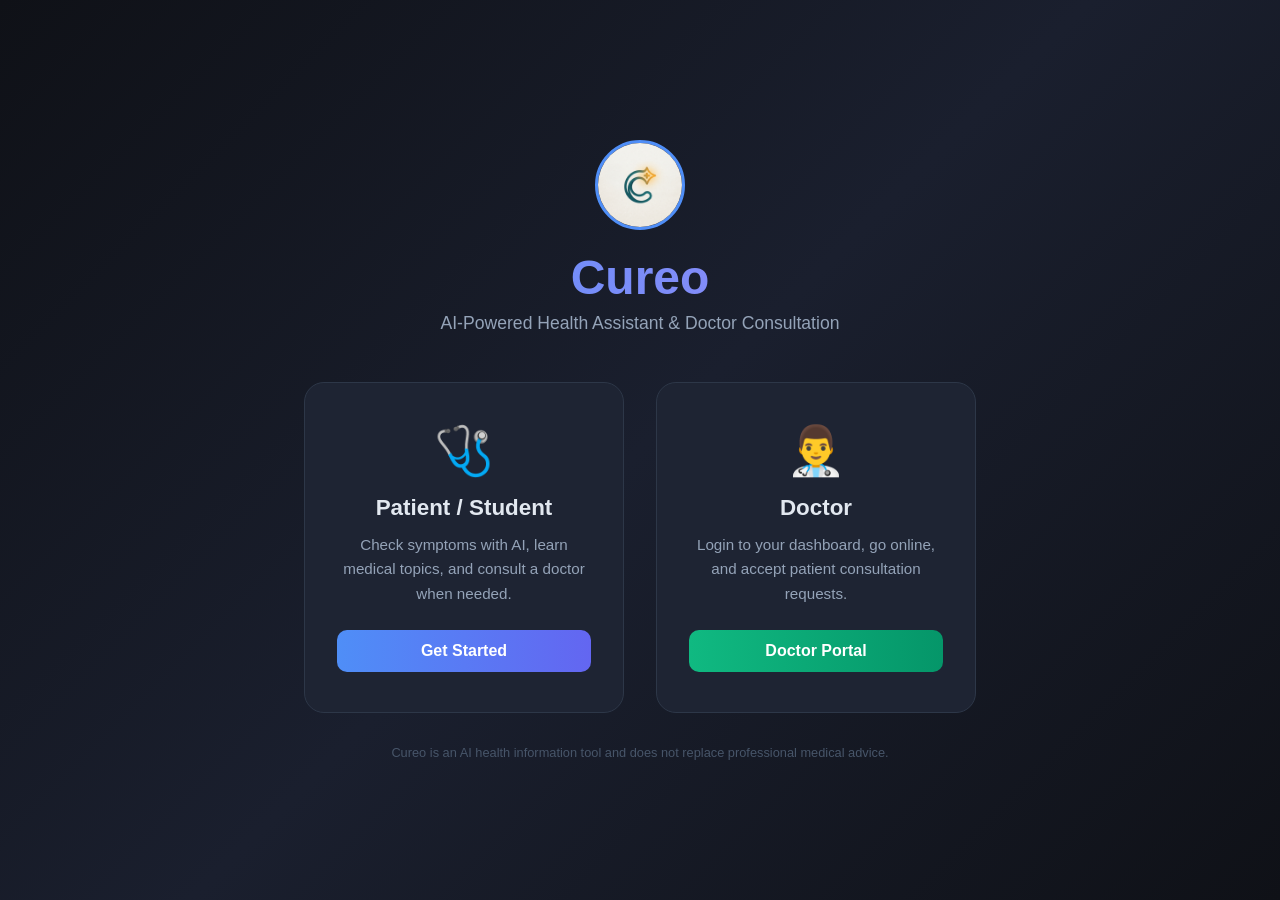
<file: frontend/landing.html>
<!DOCTYPE html>
<html lang="en">
<head>
  <meta charset="UTF-8" />
  <meta name="viewport" content="width=device-width, initial-scale=1.0"/>
  <title>Cureo — AI Health Assistant</title>
  <link rel="stylesheet" href="landing.css" />
</head>
<body>
  <div class="landing-container">
    <div class="hero">
      <img src="logo.png" alt="Cureo Logo" class="logo" />
      <h1>Cureo</h1>
      <p class="tagline">AI-Powered Health Assistant & Doctor Consultation</p>
    </div>

    <div class="cards">
      <div class="card patient-card" onclick="window.location.href='login.html'">
        <div class="card-icon">🩺</div>
        <h2>Patient / Student</h2>
        <p>Check symptoms with AI, learn medical topics, and consult a doctor when needed.</p>
        <button class="btn btn-patient">Get Started</button>
      </div>

      <div class="card doctor-card" onclick="window.location.href='doctor-portal.html'">
        <div class="card-icon">👨‍⚕️</div>
        <h2>Doctor</h2>
        <p>Login to your dashboard, go online, and accept patient consultation requests.</p>
        <button class="btn btn-doctor">Doctor Portal</button>
      </div>
    </div>

    <p class="disclaimer">Cureo is an AI health information tool and does not replace professional medical advice.</p>
  </div>
</body>
</html>
</file>
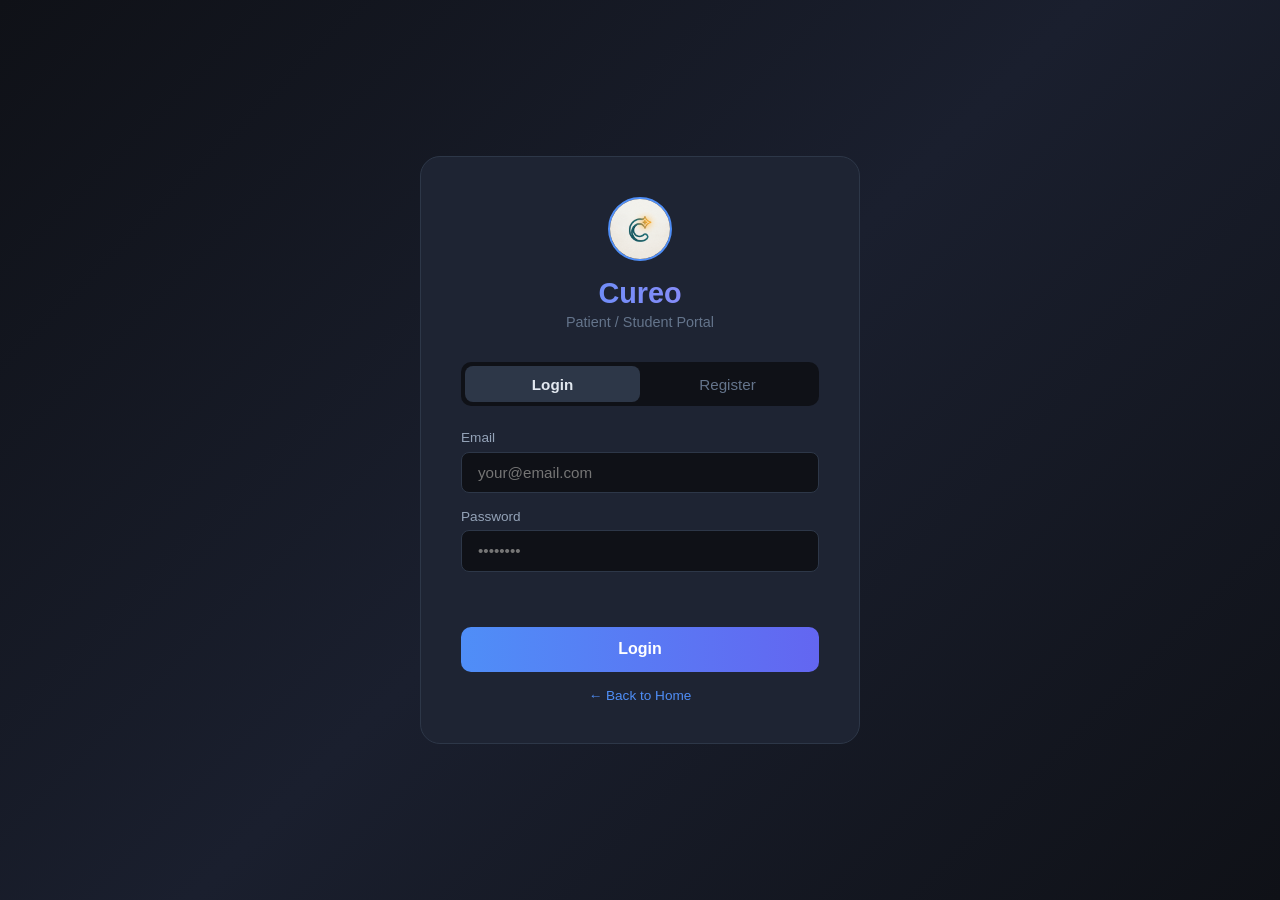
<file: frontend/login.html>
<!DOCTYPE html>
<html lang="en">
<head>
  <meta charset="UTF-8"/>
  <meta name="viewport" content="width=device-width, initial-scale=1.0"/>
  <title>Cureo — Patient Login</title>
  <link rel="stylesheet" href="auth.css"/>
</head>
<body>
  <div class="auth-container">
    <div class="auth-box">
      <div class="auth-header">
        <img src="logo.png" alt="Cureo" class="auth-logo"/>
        <h1>Cureo</h1>
        <p>Patient / Student Portal</p>
      </div>

      <div class="tabs">
        <button class="tab active" onclick="switchTab('login')">Login</button>
        <button class="tab" onclick="switchTab('register')">Register</button>
      </div>

      <!-- Login Form -->
      <form id="loginForm" onsubmit="handleLogin(event)">
        <div class="form-group">
          <label>Email</label>
          <input type="email" id="loginEmail" placeholder="your@email.com" required/>
        </div>
        <div class="form-group">
          <label>Password</label>
          <input type="password" id="loginPassword" placeholder="••••••••" required/>
        </div>
        <div id="loginError" class="error-msg"></div>
        <button type="submit" class="btn-submit">Login</button>
        <p class="back-link"><a href="landing.html">← Back to Home</a></p>
      </form>

      <!-- Register Form -->
      <form id="registerForm" style="display:none" onsubmit="handleRegister(event)">
        <div class="form-group">
          <label>Full Name</label>
          <input type="text" id="regName" placeholder="John Doe" required/>
        </div>
        <div class="form-group">
          <label>Email</label>
          <input type="email" id="regEmail" placeholder="your@email.com" required/>
        </div>
        <div class="form-group">
          <label>Password</label>
          <input type="password" id="regPassword" placeholder="••••••••" required/>
        </div>
        <div class="form-row">
          <div class="form-group">
            <label>Age</label>
            <input type="text" id="regAge" placeholder="25"/>
          </div>
          <div class="form-group">
            <label>Sex</label>
            <select id="regSex">
              <option value="">Select</option>
              <option>Male</option>
              <option>Female</option>
              <option>Other</option>
            </select>
          </div>
        </div>
        <div class="form-group">
          <label>Medical History <span class="optional">(optional)</span></label>
          <input type="text" id="regHistory" placeholder="e.g. Diabetes, Hypertension"/>
        </div>
        <div id="registerError" class="error-msg"></div>
        <button type="submit" class="btn-submit">Create Account</button>
        <p class="back-link"><a href="landing.html">← Back to Home</a></p>
      </form>
    </div>
  </div>

  <script>
    function switchTab(tab) {
      document.querySelectorAll('.tab').forEach(t => t.classList.remove('active'));
      event.target.classList.add('active');
      document.getElementById('loginForm').style.display = tab === 'login' ? 'block' : 'none';
      document.getElementById('registerForm').style.display = tab === 'register' ? 'block' : 'none';
    }

    async function handleLogin(e) {
      e.preventDefault();
      const btn = e.target.querySelector('button[type=submit]');
      btn.textContent = 'Logging in...'; btn.disabled = true;
      try {
        const res = await fetch('/api/auth/login', {
          method: 'POST', headers: {'Content-Type': 'application/json'},
          body: JSON.stringify({ email: document.getElementById('loginEmail').value, password: document.getElementById('loginPassword').value })
        });
        const data = await res.json();
        if (!res.ok) throw new Error(data.detail);
        localStorage.setItem('token', data.token);
        localStorage.setItem('role', data.role);
        localStorage.setItem('userName', data.name);
        window.location.href = 'index.html';
      } catch(err) {
        document.getElementById('loginError').textContent = err.message;
        btn.textContent = 'Login'; btn.disabled = false;
      }
    }

    async function handleRegister(e) {
      e.preventDefault();
      const btn = e.target.querySelector('button[type=submit]');
      btn.textContent = 'Creating...'; btn.disabled = true;
      try {
        const res = await fetch('/api/auth/register', {
          method: 'POST', headers: {'Content-Type': 'application/json'},
          body: JSON.stringify({
            name: document.getElementById('regName').value,
            email: document.getElementById('regEmail').value,
            password: document.getElementById('regPassword').value,
            age: document.getElementById('regAge').value,
            sex: document.getElementById('regSex').value,
            medical_history: document.getElementById('regHistory').value,
          })
        });
        const data = await res.json();
        if (!res.ok) throw new Error(data.detail);
        localStorage.setItem('token', data.token);
        localStorage.setItem('role', data.role);
        localStorage.setItem('userName', data.name);
        window.location.href = 'index.html';
      } catch(err) {
        document.getElementById('registerError').textContent = err.message;
        btn.textContent = 'Create Account'; btn.disabled = false;
      }
    }
  </script>
</body>
</html>
</file>
<file: frontend/landing.css>
* { margin: 0; padding: 0; box-sizing: border-box; }

body {
  font-family: 'Segoe UI', sans-serif;
  background: linear-gradient(135deg, #0f1117 0%, #1a1f2e 50%, #0f1117 100%);
  min-height: 100vh;
  display: flex;
  align-items: center;
  justify-content: center;
  color: #fff;
}

.landing-container {
  text-align: center;
  padding: 2rem;
  max-width: 900px;
  width: 100%;
}

.hero { margin-bottom: 3rem; }

.logo {
  width: 90px;
  height: 90px;
  border-radius: 50%;
  border: 3px solid #4f8ef7;
  margin-bottom: 1rem;
  object-fit: cover;
}

h1 {
  font-size: 3rem;
  font-weight: 700;
  background: linear-gradient(90deg, #4f8ef7, #a78bfa);
  -webkit-background-clip: text;
  -webkit-text-fill-color: transparent;
  margin-bottom: 0.5rem;
}

.tagline {
  font-size: 1.1rem;
  color: #94a3b8;
}

.cards {
  display: flex;
  gap: 2rem;
  justify-content: center;
  flex-wrap: wrap;
  margin-bottom: 2rem;
}

.card {
  background: #1e2433;
  border: 1px solid #2d3748;
  border-radius: 20px;
  padding: 2.5rem 2rem;
  width: 320px;
  cursor: pointer;
  transition: transform 0.2s, border-color 0.2s, box-shadow 0.2s;
}

.card:hover { transform: translateY(-6px); box-shadow: 0 20px 40px rgba(0,0,0,0.4); }
.patient-card:hover { border-color: #4f8ef7; }
.doctor-card:hover { border-color: #10b981; }

.card-icon { font-size: 3rem; margin-bottom: 1rem; }

.card h2 { font-size: 1.4rem; margin-bottom: 0.75rem; color: #e2e8f0; }
.card p { color: #94a3b8; font-size: 0.95rem; line-height: 1.6; margin-bottom: 1.5rem; }

.btn {
  padding: 0.75rem 2rem;
  border: none;
  border-radius: 10px;
  font-size: 1rem;
  font-weight: 600;
  cursor: pointer;
  transition: opacity 0.2s;
  width: 100%;
}
.btn:hover { opacity: 0.85; }
.btn-patient { background: linear-gradient(90deg, #4f8ef7, #6366f1); color: #fff; }
.btn-doctor  { background: linear-gradient(90deg, #10b981, #059669); color: #fff; }

.disclaimer { color: #475569; font-size: 0.8rem; }
</file>
<file: frontend/auth.css>
* { margin: 0; padding: 0; box-sizing: border-box; }

body {
  font-family: 'Segoe UI', sans-serif;
  background: linear-gradient(135deg, #0f1117 0%, #1a1f2e 50%, #0f1117 100%);
  min-height: 100vh;
  display: flex;
  align-items: center;
  justify-content: center;
  color: #fff;
}

.auth-container { width: 100%; padding: 1rem; display: flex; justify-content: center; }

.auth-box {
  background: #1e2433;
  border: 1px solid #2d3748;
  border-radius: 20px;
  padding: 2.5rem;
  width: 100%;
  max-width: 440px;
}

.auth-header { text-align: center; margin-bottom: 2rem; }

.auth-logo {
  width: 64px; height: 64px;
  border-radius: 50%;
  border: 2px solid #4f8ef7;
  object-fit: cover;
  margin-bottom: 0.75rem;
}

.auth-header h1 {
  font-size: 1.8rem;
  background: linear-gradient(90deg, #4f8ef7, #a78bfa);
  -webkit-background-clip: text;
  -webkit-text-fill-color: transparent;
}

.auth-header p { color: #64748b; font-size: 0.9rem; margin-top: 0.25rem; }

.tabs {
  display: flex;
  background: #0f1117;
  border-radius: 10px;
  padding: 4px;
  margin-bottom: 1.5rem;
}

.tab {
  flex: 1;
  padding: 0.6rem;
  border: none;
  background: transparent;
  color: #64748b;
  border-radius: 8px;
  cursor: pointer;
  font-size: 0.95rem;
  transition: all 0.2s;
}

.tab.active { background: #2d3748; color: #e2e8f0; font-weight: 600; }

.form-group { margin-bottom: 1rem; }
.form-group label { display: block; font-size: 0.85rem; color: #94a3b8; margin-bottom: 0.4rem; }

.form-row { display: flex; gap: 1rem; }
.form-row .form-group { flex: 1; }

input, select {
  width: 100%;
  padding: 0.7rem 1rem;
  background: #0f1117;
  border: 1px solid #2d3748;
  border-radius: 8px;
  color: #e2e8f0;
  font-size: 0.95rem;
  outline: none;
  transition: border-color 0.2s;
}

input:focus, select:focus { border-color: #4f8ef7; }
select option { background: #1e2433; }

.optional { color: #475569; font-size: 0.8rem; }

.error-msg { color: #f87171; font-size: 0.85rem; margin-bottom: 0.75rem; min-height: 1.2rem; }

.btn-submit {
  width: 100%;
  padding: 0.85rem;
  border: none;
  border-radius: 10px;
  font-size: 1rem;
  font-weight: 600;
  cursor: pointer;
  background: linear-gradient(90deg, #4f8ef7, #6366f1);
  color: #fff;
  transition: opacity 0.2s;
  margin-top: 0.5rem;
}

.btn-submit.doctor { background: linear-gradient(90deg, #10b981, #059669); }
.btn-submit:hover { opacity: 0.85; }
.btn-submit:disabled { opacity: 0.5; cursor: not-allowed; }

.back-link { text-align: center; margin-top: 1rem; font-size: 0.85rem; }
.back-link a { color: #4f8ef7; text-decoration: none; }
.back-link a:hover { text-decoration: underline; }
</file>
